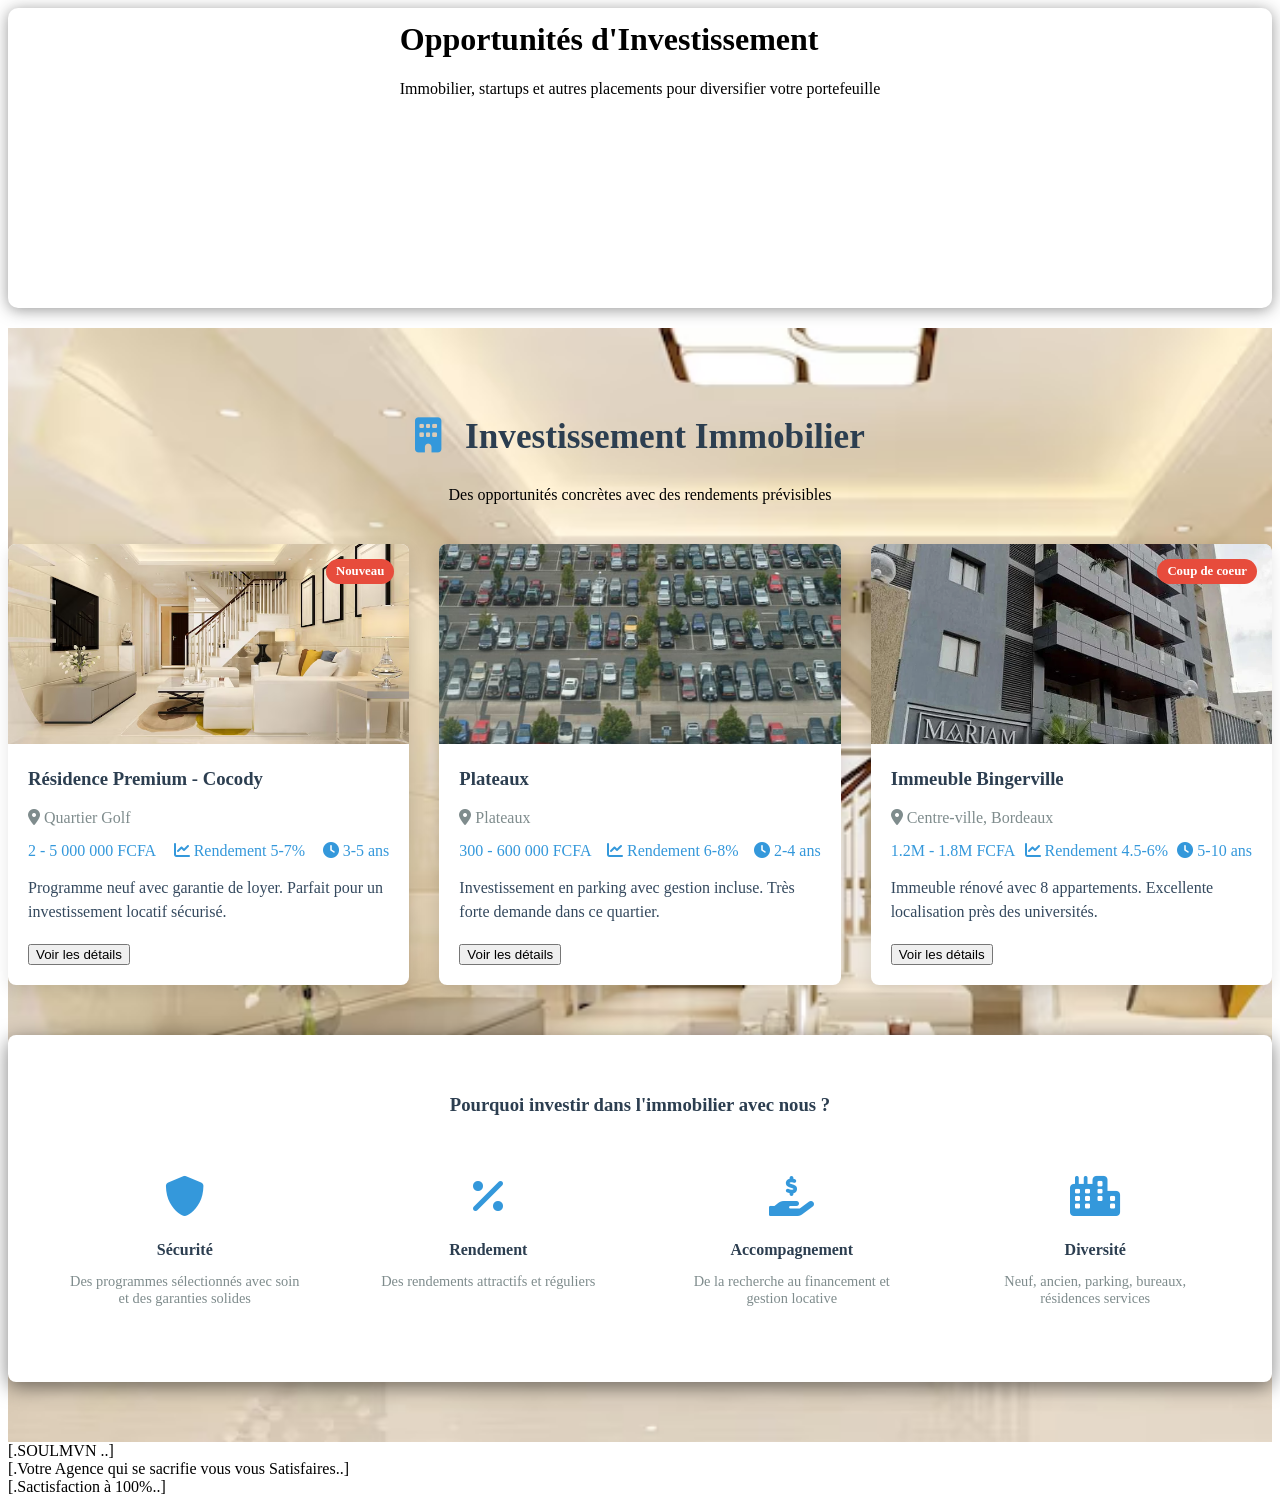
<file: pagedescription/decouvrir.html>
<!DOCTYPE html>
<html lang="fr">
<head>
    <meta charset="UTF-8">
    <meta name="viewport" content="width=device-width, initial-scale=1.0">
    <title>Opportunités d'Investissement Immobilier et Financier</title>
    <link rel="stylesheet" href="decouvrir.css">
    <link href="https://fonts.googleapis.com/css2?family=Montserrat:wght@400;500;700&display=swap" rel="stylesheet">
    <link rel="stylesheet" href="https://cdnjs.cloudflare.com/ajax/libs/font-awesome/6.0.0-beta3/css/all.min.css">
</head>
<body>
    <header>
    <div class="vide"><video src="../vid2.mp4" muted autoplay></video>
        <div class="containers">
        
            <h1>Opportunités d'Investissement</h1>
            <p>Immobilier, startups et autres placements pour diversifier votre portefeuille</p>

          </div>
      </header></div>
   
     
    <!-- Nouvelle section dédiée à l'immobilier -->
    <section class="featured-section" id="immobilier">
        <div class="container">
            <div class="section-header">
                <h2><i class="fas fa-building"></i> Investissement Immobilier</h2>
                <p>Des opportunités concrètes avec des rendements prévisibles</p>
            </div>
            
            <div class="real-estate-grid">
                <div class="real-estate-card">
                    <div class="property-badge">Nouveau</div>
                    <img src="../int.avif" alt="Résidence Premium">
                    <div class="real-estate-content">
                        <h3>Résidence Premium - Cocody</h3>
                        <p class="location"><i class="fas fa-map-marker-alt"></i> Quartier Golf</p>
                        <div class="details">
                            <span>2 - 5 000 000 FCFA</span>
                            <span><i class="fas fa-chart-line"></i> Rendement 5-7%</span>
                            <span><i class="fas fa-clock"></i> 3-5 ans</span>
                        </div>
                        <p class="description">Programme neuf avec garantie de loyer. Parfait pour un investissement locatif sécurisé.</p>
                        <button class="btn">Voir les détails</button>
                    </div>
                </div>
                
                <div class="real-estate-card">
                    <img src="../pak1.jpg" alt="Parkings">
                    <div class="real-estate-content">
                        <h3>Plateaux</h3>
                        <p class="location"><i class="fas fa-map-marker-alt"></i> Plateaux</p>
                        <div class="details">
                            <span>300 - 600 000 FCFA</span>
                            <span><i class="fas fa-chart-line"></i> Rendement 6-8%</span>
                            <span><i class="fas fa-clock"></i> 2-4 ans</span>
                        </div>
                        <p class="description">Investissement en parking avec gestion incluse. Très forte demande dans ce quartier.</p>
                        <button class="btn">Voir les détails</button>
                    </div>
                </div>
                
                <div class="real-estate-card">
                    <div class="property-badge">Coup de coeur</div>
                    <img src="../appar.webp" alt="Immeuble Bordeaux">
                    <div class="real-estate-content">
                        <h3>Immeuble Bingerville</h3>
                        <p class="location"><i class="fas fa-map-marker-alt"></i> Centre-ville, Bordeaux</p>
                        <div class="details">
                            <span>1.2M - 1.8M FCFA</span>
                            <span><i class="fas fa-chart-line"></i> Rendement 4.5-6%</span>
                            <span><i class="fas fa-clock"></i> 5-10 ans</span>
                        </div>
                        <p class="description">Immeuble rénové avec 8 appartements. Excellente localisation près des universités.</p>
                        <button class="btn">Voir les détails</button>
                    </div>
                </div>
            </div>
            
            <div class="real-estate-advantages">
                <h3>Pourquoi investir dans l'immobilier avec nous ?</h3>
                <div class="advantages-grid">
                    <div class="advantage">
                        <i class="fas fa-shield-alt"></i>
                        <h4>Sécurité</h4>
                        <p>Des programmes sélectionnés avec soin et des garanties solides</p>
                    </div>
                    <div class="advantage">
                        <i class="fas fa-percentage"></i>
                        <h4>Rendement</h4>
                        <p>Des rendements attractifs et réguliers</p>
                    </div>
                    <div class="advantage">
                        <i class="fas fa-hand-holding-usd"></i>
                        <h4>Accompagnement</h4>
                        <p>De la recherche au financement et gestion locative</p>
                    </div>
                    <div class="advantage">
                        <i class="fas fa-city"></i>
                        <h4>Diversité</h4>
                        <p>Neuf, ancien, parking, bureaux, résidences services</p>
                    </div>
                </div>
            </div>
        </div>
    </section>

    <!-- Le reste du contenu reste inchangé -->
    <section class="filter-section">
        [.SOULMVN ..]
    </section>

    <section class="opportunities" id="opportunities">
        [.Votre Agence qui se sacrifie vous vous Satisfaires..]
    </section>

    [.Sactisfaction à 100%..]
</body>
</html>
</file>
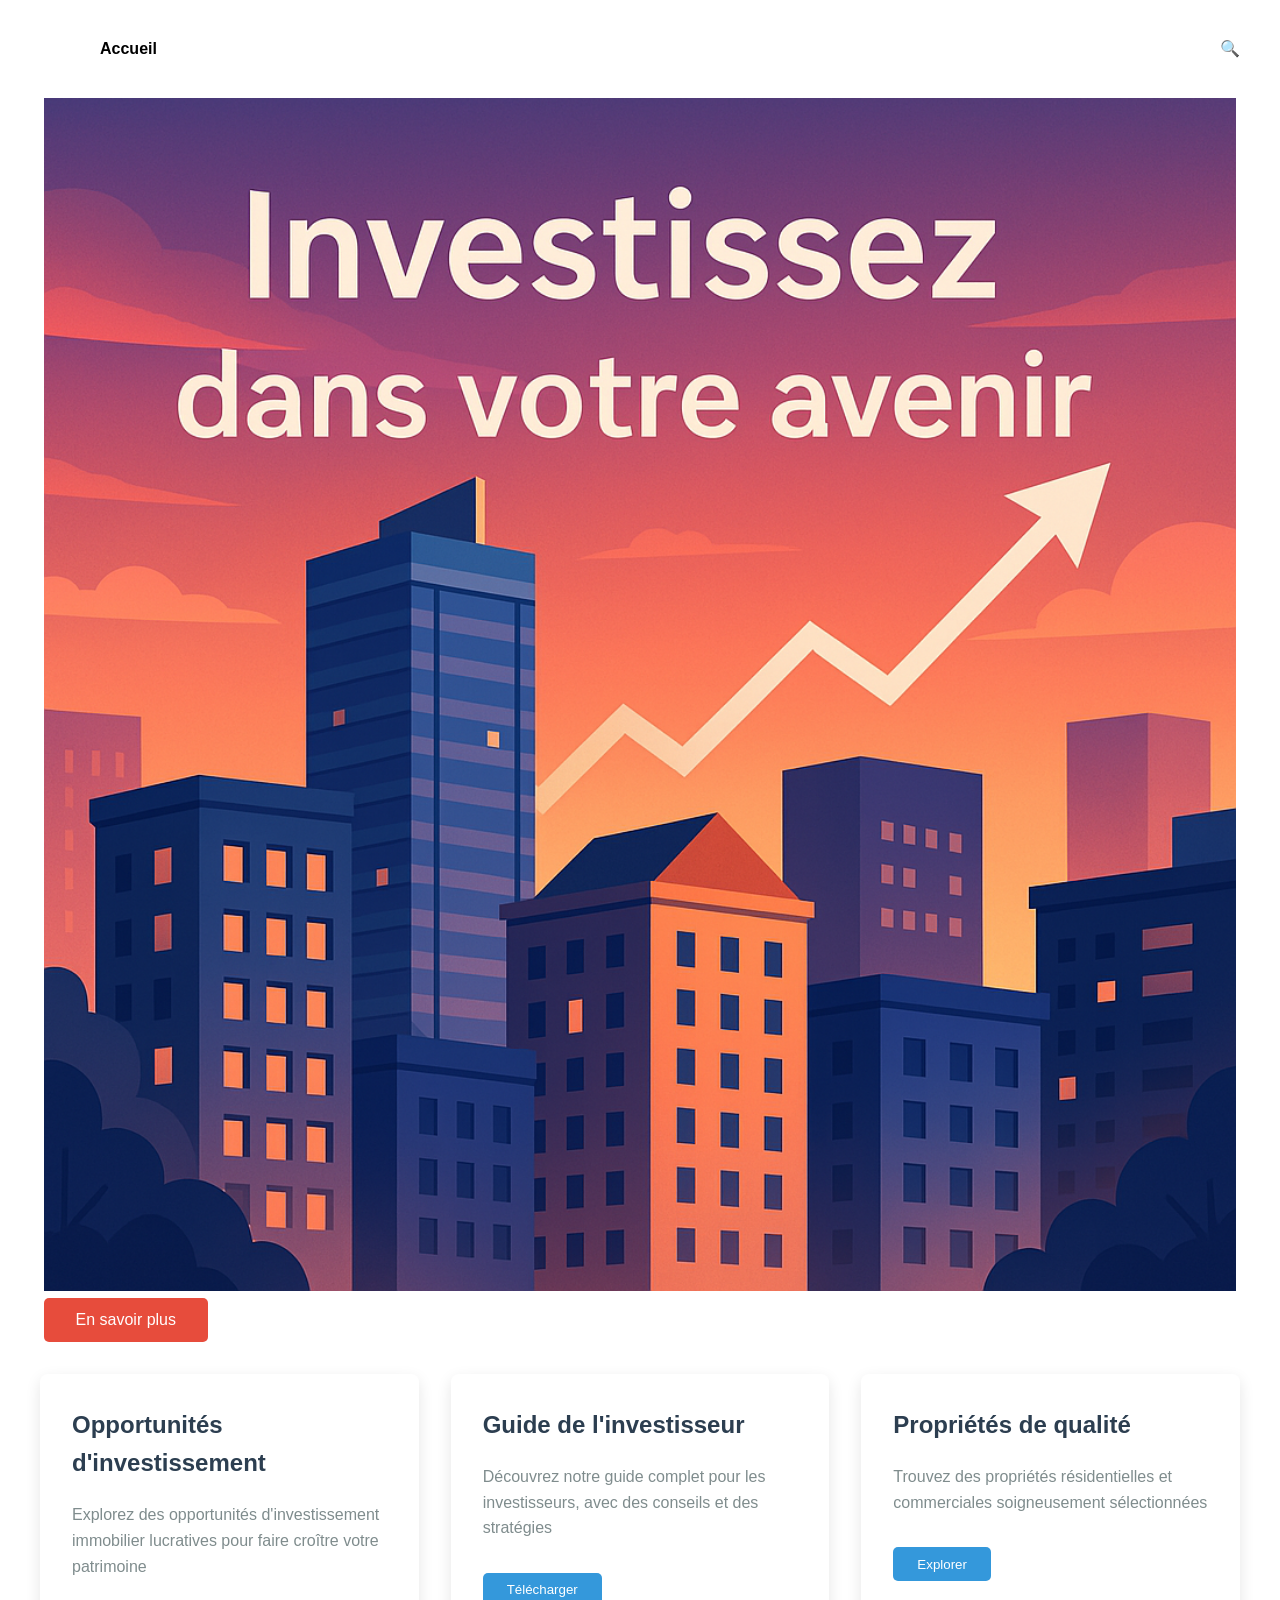
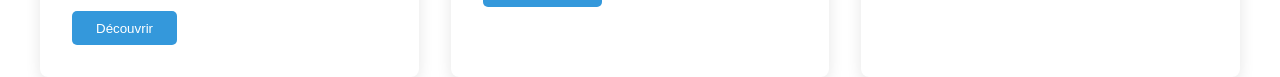
<file: pagedescription/invest.html>
<!DOCTYPE html>
<html lang="fr">
<head>
    <meta charset="UTF-8">
    <meta name="viewport" content="width=device-width, initial-scale=1.0">
    <title>Investissez dans votre avenir</title>
    <link rel="stylesheet" href="invest.css">
</head>
<body>
    <header class="hero">
        <nav class="navbar">
            <ul>
              <li><a href="#accueil">Accueil</a></li>
              
            </ul>
            <div class="search-icon">🔍</div>
          </nav>
        
    </header>

    <main class="features">
        <section id="headd" >
        <img src="../ChatGPT Image 6 avr. 2025, 11_29_48.png" alt="">
        <button id="learnMoreBtn" class="cta-button">En savoir plus</button>
    </section>
        <section class="feature-card" id="investmentOpportunities">
            <h2>Opportunités d'investissement</h2>
            <p>Explorez des opportunités d'investissement immobilier lucratives pour faire croître votre patrimoine</p>
            <button class="feature-btn" id="decouvrir">Découvrir</button>
        </section>

        <section class="feature-card" id="investorGuide">
            <h2>Guide de l'investisseur</h2>
            <p>Découvrez notre guide complet pour les investisseurs, avec des conseils et des stratégies</p>
            <button class="feature-btn" id="file">Télécharger</button>
        </section>

        <section class="feature-card" id="qualityProperties">
            <h2>Propriétés de qualité</h2>
            <p>Trouvez des propriétés résidentielles et commerciales soigneusement sélectionnées</p>
            <button class="feature-btn" id="explorer">Explorer</button>
        </section>
    </main>

    <div id="modal" class="modal">
        <div class="modal-content">
            <span class="close">&times;</span>
            <h2>En savoir plus sur nos services</h2>
            <p>Remplissez le formulaire ci-dessous pour recevoir plus d'informations sur nos opportunités d'investissement.</p>
            <form id="contactForm">
                <input type="text" placeholder="Votre nom" required>
                <input type="email" placeholder="Votre email" required>
                <button type="submit">Envoyer</button>
            </form>
        </div>
    </div>

    <script src="invest.js"></script>
</body>
</html>
</file>
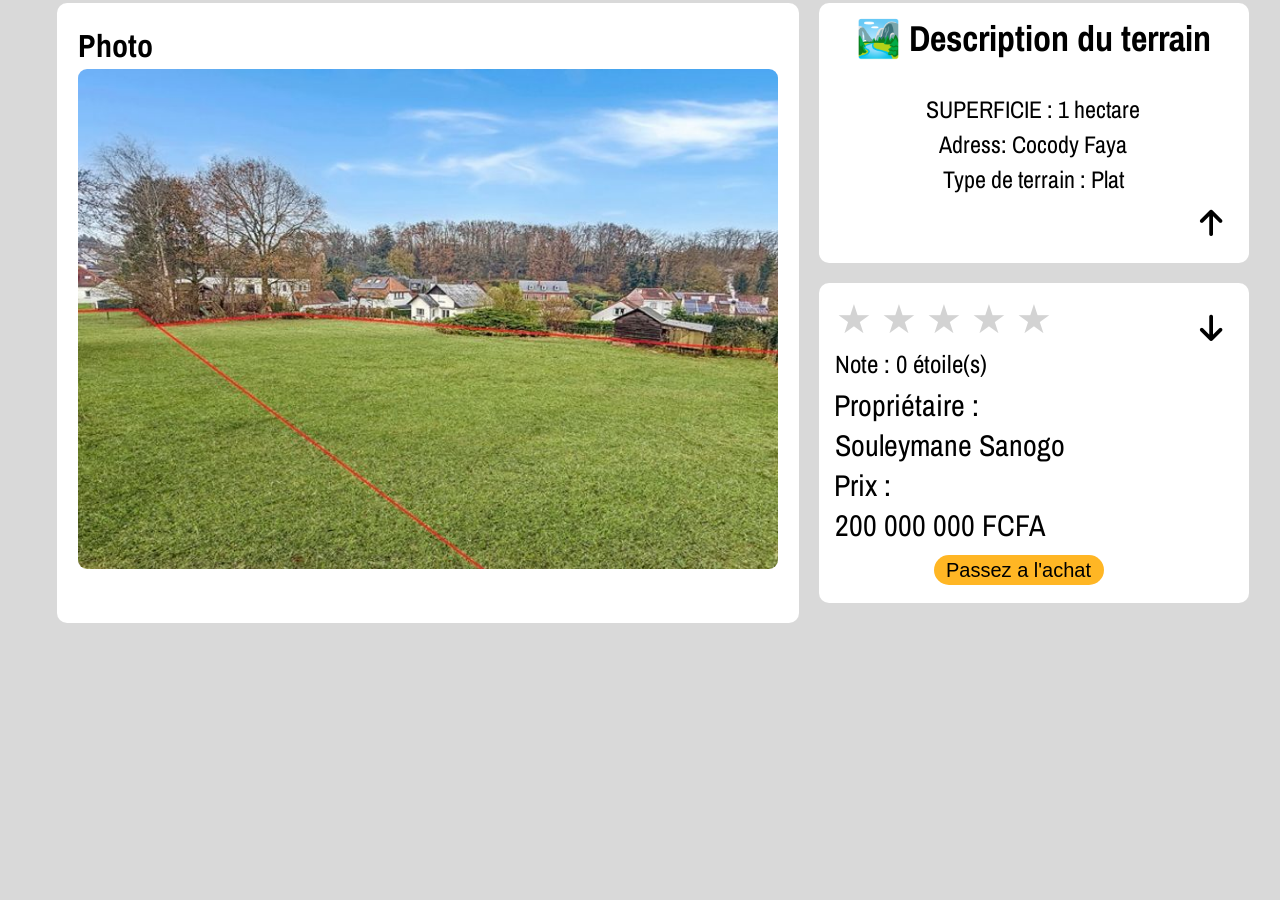
<file: pagedescription/pageVente.html>
<!DOCTYPE html>
<html lang="en">
<head>
    <meta charset="UTF-8">
    <meta name="viewport" content="width=device-width, initial-scale=1.0">
    <title>page</title>
    <link rel="stylesheet" href="pageVente.css">
    <link rel="preconnect" href="https://fonts.googleapis.com">
<link rel="preconnect" href="https://fonts.gstatic.com" crossorigin>
<link href="https://fonts.googleapis.com/css2?family=Alata&family=Archivo+Narrow:ital,wght@0,400..700;1,400..700&display=swap" rel="stylesheet">
<link rel="stylesheet" href="https://cdnjs.cloudflare.com/ajax/libs/font-awesome/6.7.2/css/all.min.css" integrity="sha512-Evv84Mr4kqVGRNSgIGL/F/aIDqQb7xQ2vcrdIwxfjThSH8CSR7PBEakCr51Ck+w+/U6swU2Im1vVX0SVk9ABhg==" crossorigin="anonymous" referrerpolicy="no-referrer" />
</head>
<body>
 
   <div class="container">
    <div class="image">
        <h1>Photo</h1>
        <img id="terrainImage" src="../ter1.jpg" alt="">
        
    </div>
    <div class="des">
      <p>
        <h2>🏞️ Description du terrain</h2><br>
        SUPERFICIE : <span id="superficie">1 hectare</span><br>
        Adress: <span id="adresse">Cocody Faya</span><br>
        Type de terrain : <span id="type">Plat</span>
      </p>
    </div>
    <div class="note">
      <div class="star-rating" id="starRating">
        <span class="star" data-value="1">★</span>
        <span class="star" data-value="2">★</span>
        <span class="star" data-value="3">★</span>
        <span class="star" data-value="4">★</span>
        <span class="star" data-value="5">★</span>
      </div>
      
      <p id="noteValue">Note : 0 étoile(s)</p>
       Propriétaire : <br>
       <span id="proprio">Souleymane Sanogo</span><br>
      Prix : <br>
      <span id="prix">200 000 000 FCFA</span><br>
       <input type="submit" value="Passez a l'achat">
      
    </div>
    <i class="fa-solid fa-arrow-up" id="haut"></i>
    <i class="fa-solid fa-arrow-down" id="bas"></i>
  </div>  
  <script src="pageVente.js"></script>
</body>
</html>
</file>
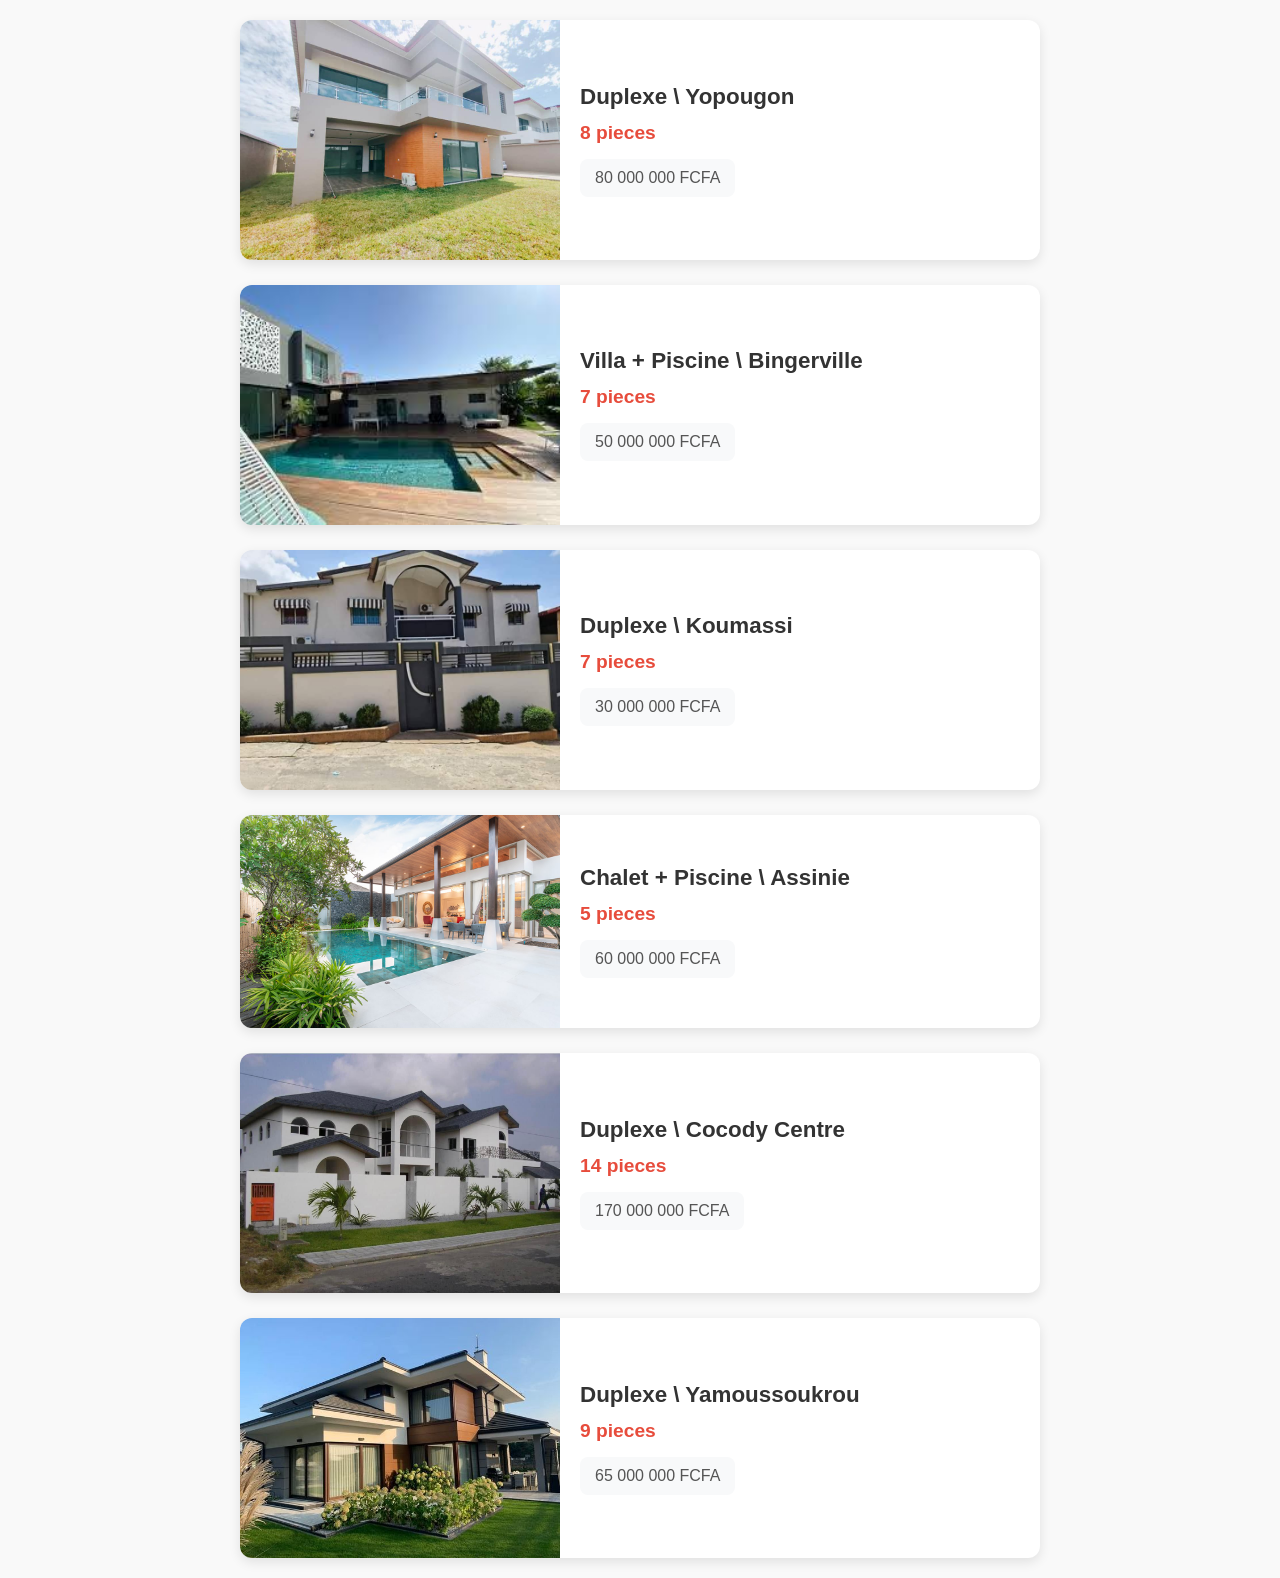
<file: pagedescription/vente1.html>
<!DOCTYPE html>
<html lang="fr">
<head>
    <meta charset="UTF-8">
    <meta name="viewport" content="width=device-width, initial-scale=1.0">
    <title>Vente</title>
    <link rel="stylesheet" href="vente1.css">
</head>
<body>
    <div class="products-container">
        <div class="product-card">
            <div class="product-image">
                <!-- Espace pour votre image -->
                <img src="../vente.jpg" alt="Vente" class="product-img">
            </div>
            <div class="product-info">
                <h2 class="product-name">Duplexe \ Yopougon</h2>
                <p class="product-price">8 pieces </p>
                <div class="quantity-selector">
                    <span>80 000 000 FCFA</span>
                </div>
            </div>
        </div>

        <div class="product-card">
            <div class="product-image">
                <!-- Espace pour votre image -->
                <img src="../vente1.jpeg" alt="Vente" class="product-img">
            </div>
            <div class="product-info">
                <h2 class="product-name">Villa + Piscine \ Bingerville</h2>
                <p class="product-price">7 pieces</p>
                <div class="quantity-selector">
                    <span>50 000 000 FCFA</span>
                </div>
            </div>
        </div>

        <div class="product-card">
            <div class="product-image">
                <!-- Espace pour votre image -->
                <img src="../vente2.jpg" alt="Vente" class="product-img">
            </div>
            <div class="product-info">
                <h2 class="product-name">Duplexe \ Koumassi</h2>
                <p class="product-price">7 pieces</p>
                <div class="quantity-selector">
                    <span>30 000 000 FCFA</span>
                </div>
            </div>
        </div>
        <div class="product-card">
            <div class="product-image">
                <!-- Espace pour votre image -->
                <img src="../vente3.jpg" alt="Vente" class="product-img">
            </div>
            <div class="product-info">
                <h2 class="product-name">Chalet + Piscine \ Assinie</h2>
                <p class="product-price">5 pieces</p>
                <div class="quantity-selector">
                    <span>60 000 000 FCFA</span>
                </div>
            </div>
        </div>

        <div class="product-card">
            <div class="product-image">
                <!-- Espace pour votre image -->
                <img src="../vente4.jpeg" alt="Vente" class="product-img">
            </div>
            <div class="product-info">
                <h2 class="product-name">Duplexe \ Cocody Centre</h2>
                <p class="product-price">14 pieces</p>
                <div class="quantity-selector">
                    <span>170 000 000 FCFA</span>
                </div>
            </div>
        </div>

        <div class="product-card">
            <div class="product-image">
                <!-- Espace pour votre image -->
                <img src="../vente5.jpg" alt="Vente" class="product-img">
            </div>
            <div class="product-info">
                <h2 class="product-name">Duplexe \ Yamoussoukrou</h2>
                <p class="product-price">9 pieces</p>
                <div class="quantity-selector">
                    <span>65 000 000 FCFA</span>
                </div>
            </div>
        </div>
    </div>

    <script src="vente1.js"></script>
</body>
</html>
</file>
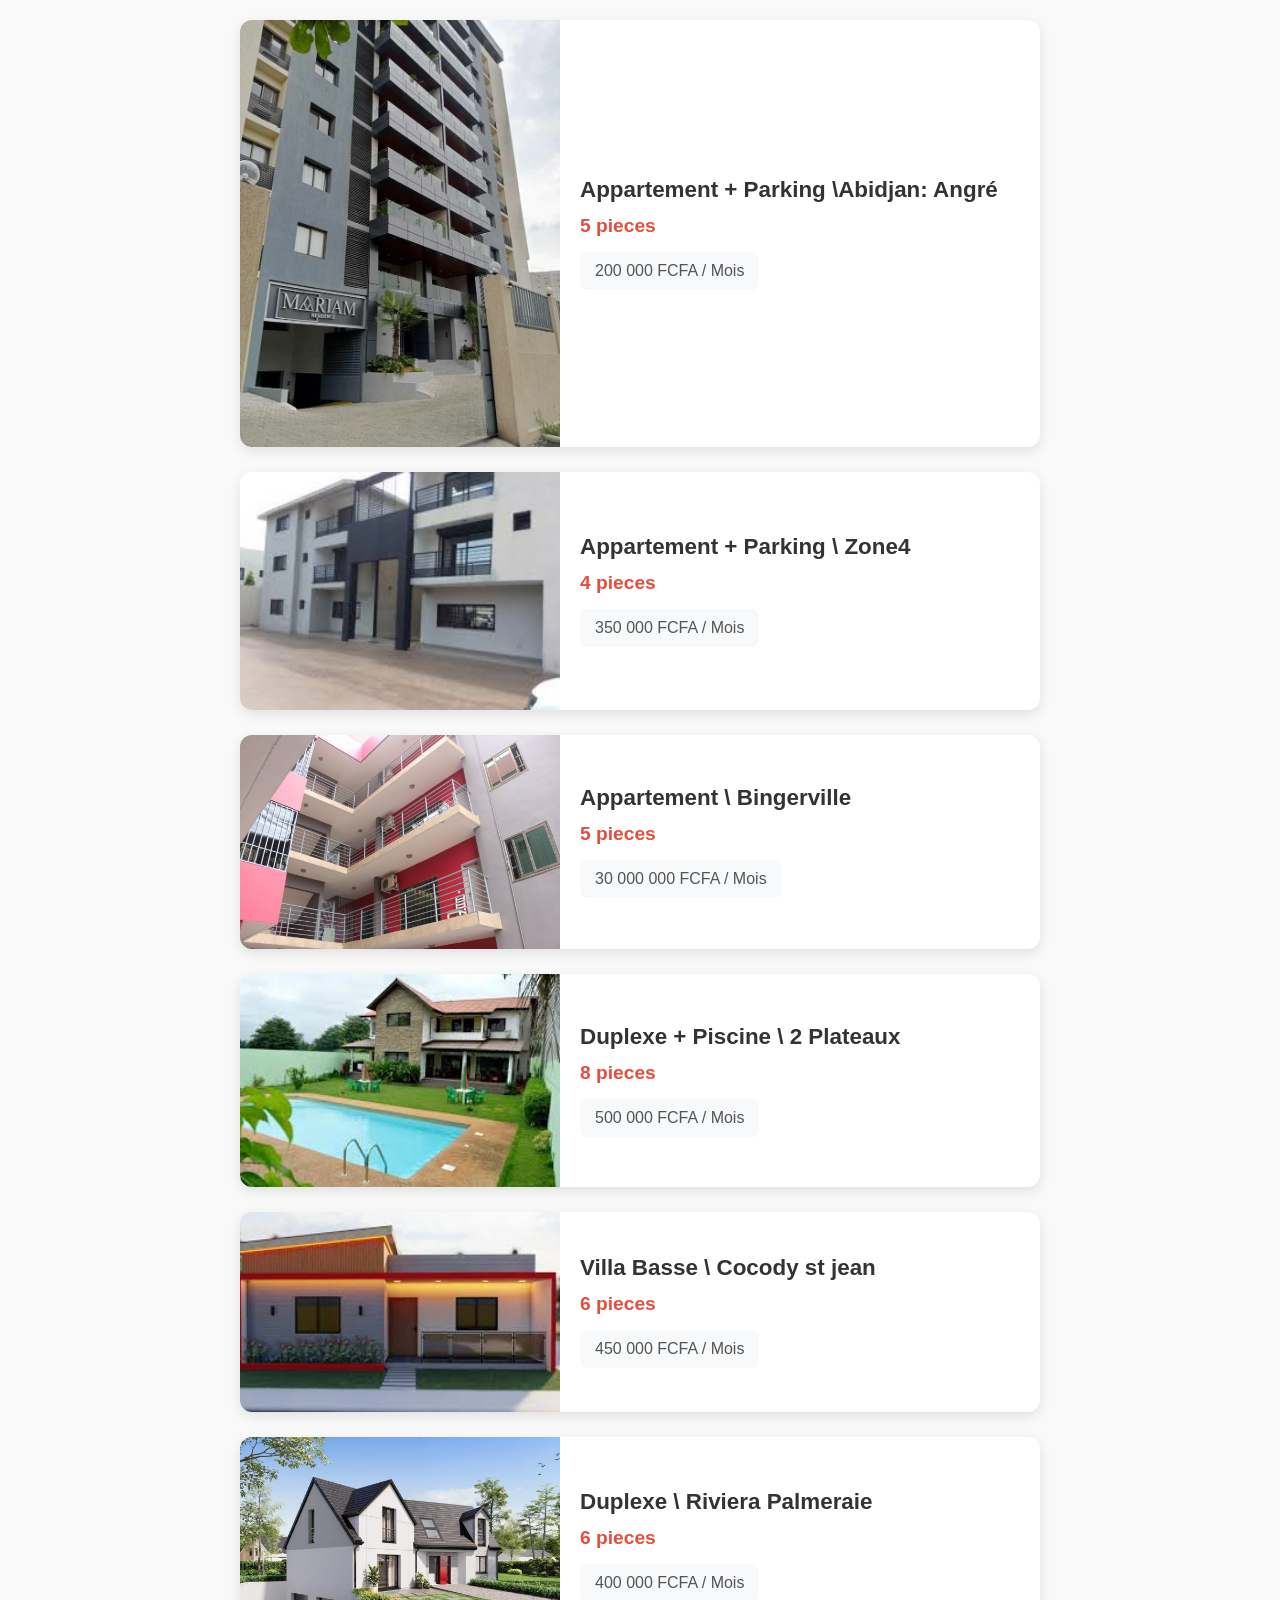
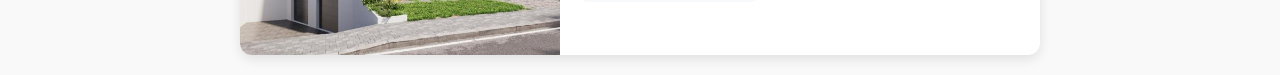
<file: pagedescription/vente2.html>
<!DOCTYPE html>
<html lang="fr">
<head>
    <meta charset="UTF-8">
    <meta name="viewport" content="width=device-width, initial-scale=1.0">
    <title>Vente</title>
    <link rel="stylesheet" href="vente2.css">
</head>
<body>
   
    <div class="products-container">
        <div class="product-card">
            <div class="product-image">
                <!-- Espace pour votre image -->
                <img src="../appar.webp" alt="appart" class="product-img">
            </div>
            <div class="product-info">
                <h2 class="product-name">Appartement + Parking  \Abidjan: Angré</h2>
                <p class="product-price">5 pieces</p>
                <div class="quantity-selector">
                    <span>200 000 FCFA / Mois</span>
                </div>
            </div>
        </div>

        <div class="product-card">
            <div class="product-image">
                <!-- Espace pour votre image -->
                <img src="../appar1.jpeg" alt="appart" class="product-img">
            </div>
            <div class="product-info">
                <h2 class="product-name">Appartement + Parking \ Zone4</h2>
                <p class="product-price">4 pieces</p>
                <div class="quantity-selector">
                    <span>350 000 FCFA / Mois</span>
                </div>
            </div>
        </div>

        <div class="product-card">
            <div class="product-image">
                <!-- Espace pour votre image -->
                <img src="../appar2.jpg" alt="appart" class="product-img">
            </div>
            <div class="product-info">
                <h2 class="product-name">Appartement \ Bingerville</h2>
                <p class="product-price">5 pieces</p>
                <div class="quantity-selector">
                    <span>30 000 000 FCFA / Mois</span>
                </div>
            </div>
        </div>
        <div class="product-card">
            <div class="product-image">
                <!-- Espace pour votre image -->
                <img src="../appar5.jpeg" alt="appart" class="product-img">
            </div>
            <div class="product-info">
                <h2 class="product-name">Duplexe + Piscine \ 2 Plateaux</h2>
                <p class="product-price">8 pieces</p>
                <div class="quantity-selector">
                    <span>500 000 FCFA / Mois</span>
                </div>
            </div>
        </div>

        <div class="product-card">
            <div class="product-image">
                <!-- Espace pour votre image -->
                <img src="../appar6.jpeg" alt="appart" class="product-img">
            </div>
            <div class="product-info">
                <h2 class="product-name">Villa Basse \ Cocody st jean</h2>
                <p class="product-price">6 pieces</p>
                <div class="quantity-selector">
                    <span>450 000 FCFA / Mois</span>
                </div>
            </div>
        </div>

        <div class="product-card">
            <div class="product-image">
                <!-- Espace pour votre image -->
                <img src="../appar7.jpeg" alt="appart" class="product-img">
            </div>
            <div class="product-info">
                <h2 class="product-name">Duplexe \ Riviera Palmeraie</h2>
                <p class="product-price">6 pieces</p>
                <div class="quantity-selector">
                    <span>400 000 FCFA / Mois</span>
                </div>
            </div>
        </div>
    </div>

    <script src="vente2.js"></script>
</body>
</html>
</file>
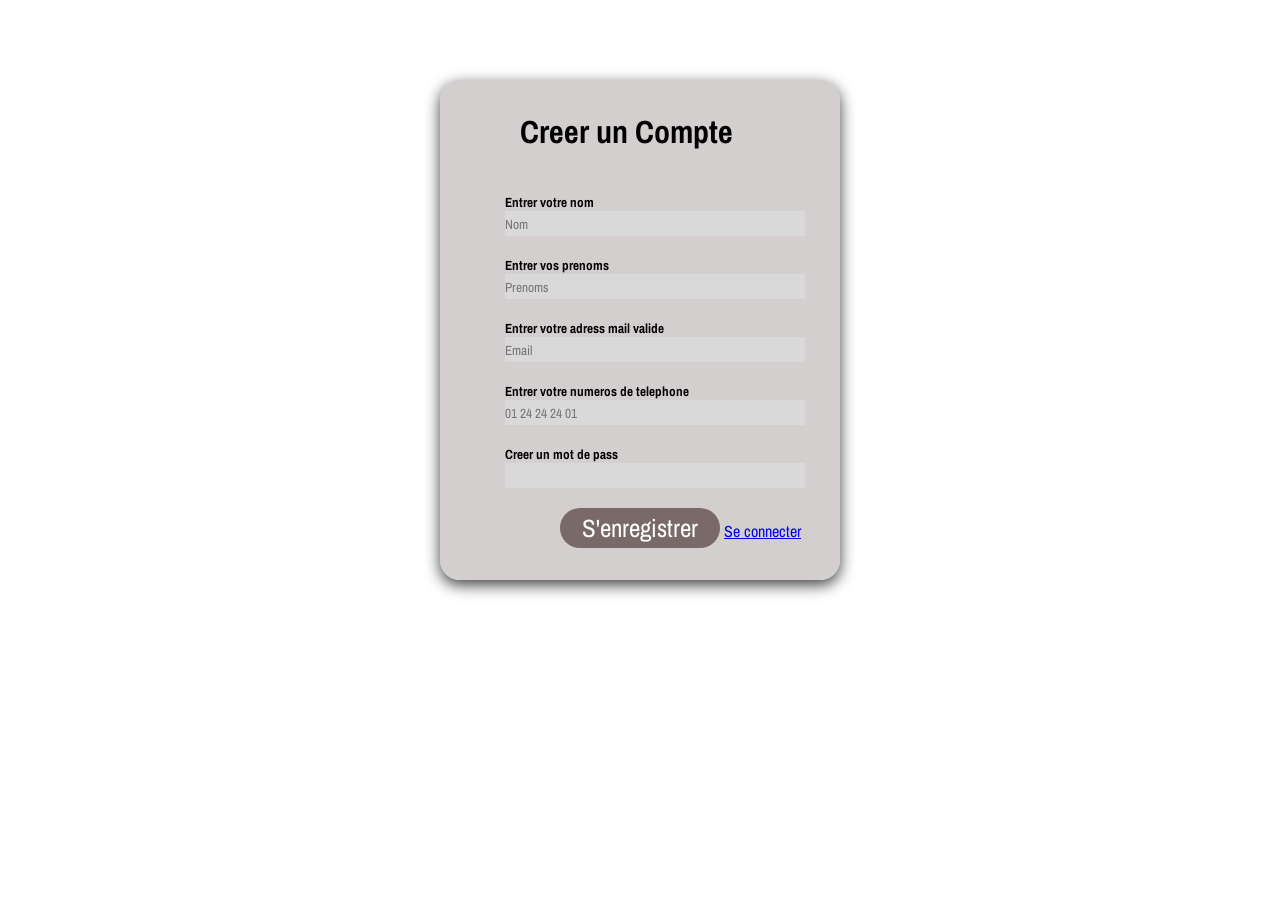
<file: pagesDeConnexion/newCompte.html>
<!DOCTYPE html>
<html lang="en">
<head>
    <meta charset="UTF-8">
    <meta name="viewport" content="width=device-width, initial-scale=1.0">
    <title>newCompte</title>
    <link rel="stylesheet" href="newCompte.css">
    <link rel="preconnect" href="https://fonts.googleapis.com">
<link rel="preconnect" href="https://fonts.gstatic.com" crossorigin>
<link href="https://fonts.googleapis.com/css2?family=Archivo+Narrow:ital,wght@0,400..700;1,400..700&display=swap" rel="stylesheet">
</head>
<body>
    <video src="../vid1.mp4" autoplay muted loop>
    </video>
    <div class="container">
        <form action="" method="post">
            <h1>Creer un Compte</h1>
            
            <label for="name" class="nom">
                <h5>Entrer votre nom</h5>
                <input type="text" placeholder="Nom" minlength="2" maxlength="15" required pattern="^[A-Za-zÀ-ÿ\s]{4,15}$" title="Seuls les lettres sont autorisés (pas de symboles)">
            </label>
            <label for="prenom" class="prenom">
                <h5>Entrer vos prenoms</h5>
                <input type="text" placeholder="Prenoms" minlength="4" maxlength="30"  required>
                </label>
                <label for="email" class="email">
                    <h5>Entrer votre adress mail valide</h5>
                    <input type="email" placeholder="Email"required>
                </label>
                <label for="num" class="num">
                    <h5>Entrer votre numeros de telephone</h5>
                    <input type="text" pattern="\d+" minlength="10" maxlength="10" placeholder="01 24 24 24 01" required title="Veillez entrer des chiffre uniquement">
                </label>

                <label for="password" class="passw">
                    <h5>Creer un mot de pass</h5>
                    <input type="text" minlength="6" maxlength="12" required>
                </label>
                
                <label for="s'enregistrer" class="enregistrer">
                    <br>
                    <input type="submit" value="S'enregistrer" id="enr">
                </label>
                <a href="../pagesDeConnexion/pageConnexion.html">Se connecter</a>
        </form>
        
        </div>
    </div>

    <div id="customAlert" class="alert">
        <p>✅ Compte créé avec succès !</p>
    </div>

    <script src="newCompte.js"></script>
</body>
</html>
</file>
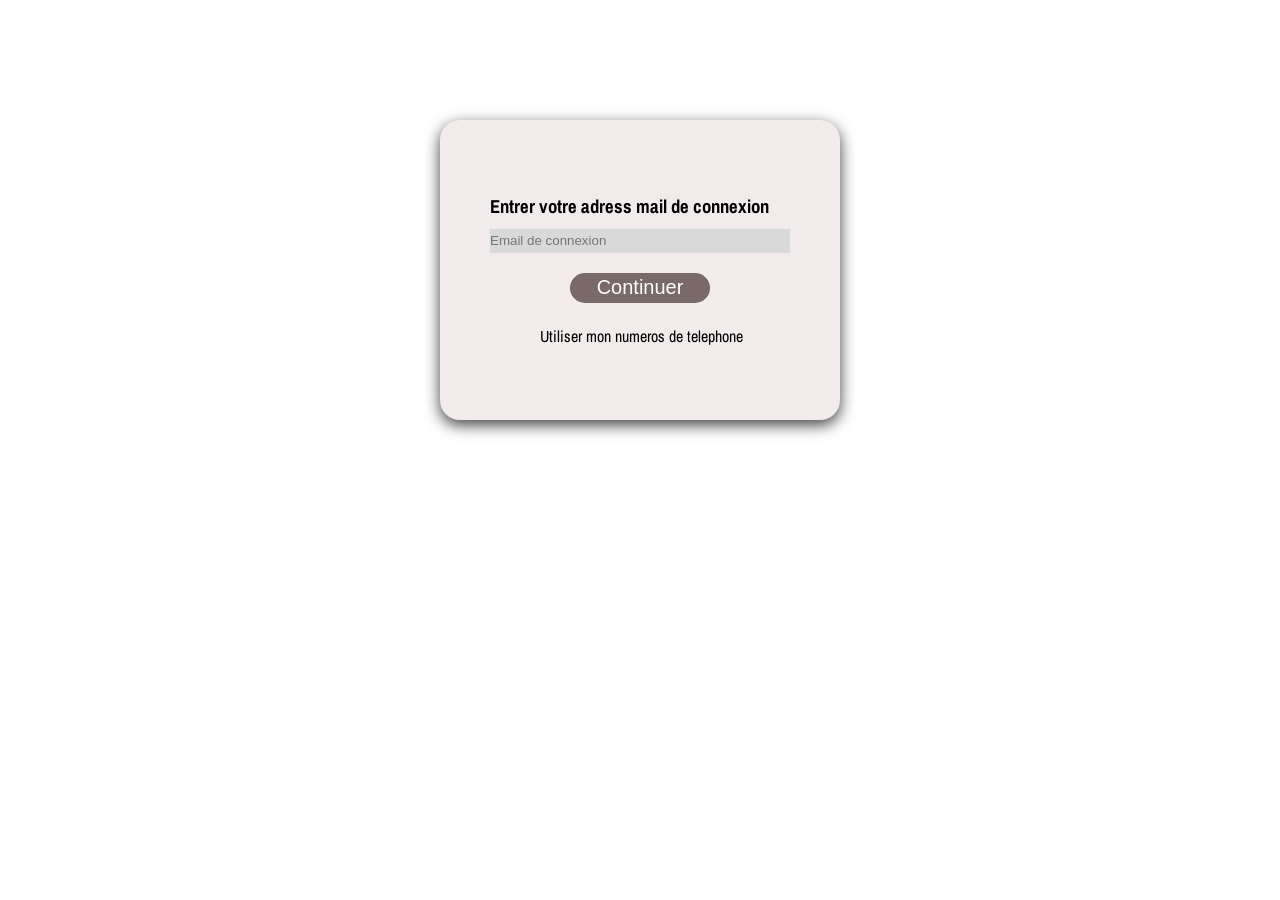
<file: pagesDeConnexion/oublier1.html>
<!DOCTYPE html>
<html lang="en">
<head>
    <meta charset="UTF-8">
    <meta name="viewport" content="width=device-width, initial-scale=1.0">
    <title>Mot de passe oublier</title>
    <link rel="stylesheet" href="oublier1.css">
    <link rel="preconnect" href="https://fonts.googleapis.com">
<link rel="preconnect" href="https://fonts.gstatic.com" crossorigin>
<link href="https://fonts.googleapis.com/css2?family=Archivo+Narrow:ital,wght@0,400..700;1,400..700&display=swap" rel="stylesheet">
</head>
<body>
    <video src="../vid1.mp4" muted loop autoplay></video>
    <div class="container">
        <form action="email" method="post">
            <h3>Entrer votre adress mail de connexion</h3>
            <input type="email" placeholder="Email de connexion" id="mail" required><br>
            <input type="submit" value="Continuer" id="envo"><br><br>
            <a href="oublier2.html">Utiliser mon numeros de telephone</a>
        </form>
    </div>
</body>
</html>
</file>
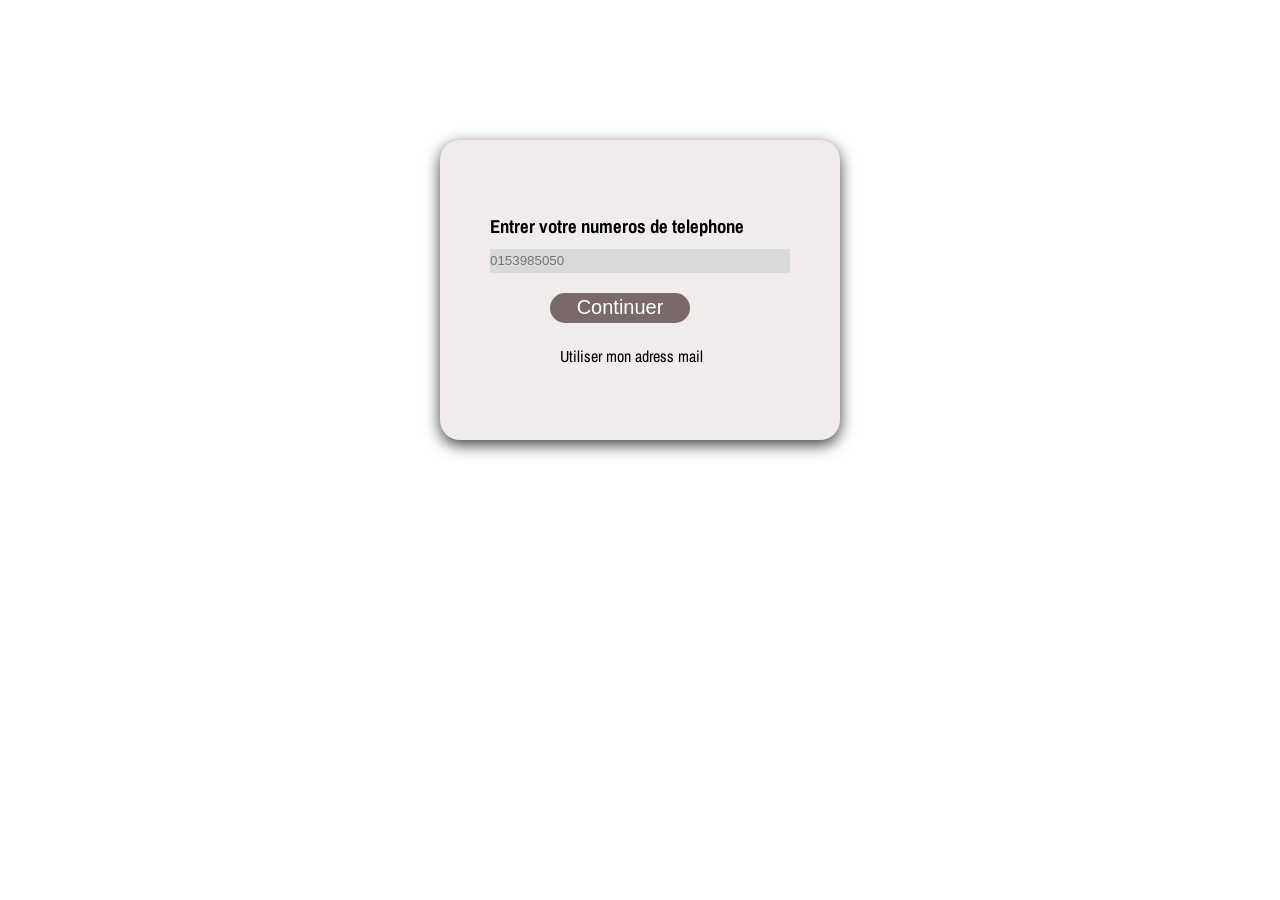
<file: pagesDeConnexion/oublier2.html>
<!DOCTYPE html>
<html lang="en">
<head>
    <meta charset="UTF-8">
    <meta name="viewport" content="width=device-width, initial-scale=1.0">
    <title>Mot de passe oublier</title>
    <link rel="stylesheet" href="oublier2.css">
    <link rel="preconnect" href="https://fonts.googleapis.com">
<link rel="preconnect" href="https://fonts.gstatic.com" crossorigin>
<link href="https://fonts.googleapis.com/css2?family=Archivo+Narrow:ital,wght@0,400..700;1,400..700&display=swap" rel="stylesheet">
</head>
<body>
    <video src="../vid1.mp4" autoplay muted loop id="video">
        <source src="../vid1.mp4" type="video/mp4">
    </video>
    <div class="container">
        <form action="num" method="post">
            <h3>Entrer votre numeros de telephone</h3>
            <input type="text" pattern="\d+" minlength="10"  maxlength="10" placeholder="0153985050" id="num" required><br>
            <input type="submit" value="Continuer" id="envo"><br><br>
            <a href="oublier1.html">Utiliser mon adress mail</a>
        </form>
    </div>
</body>
</html>
</file>
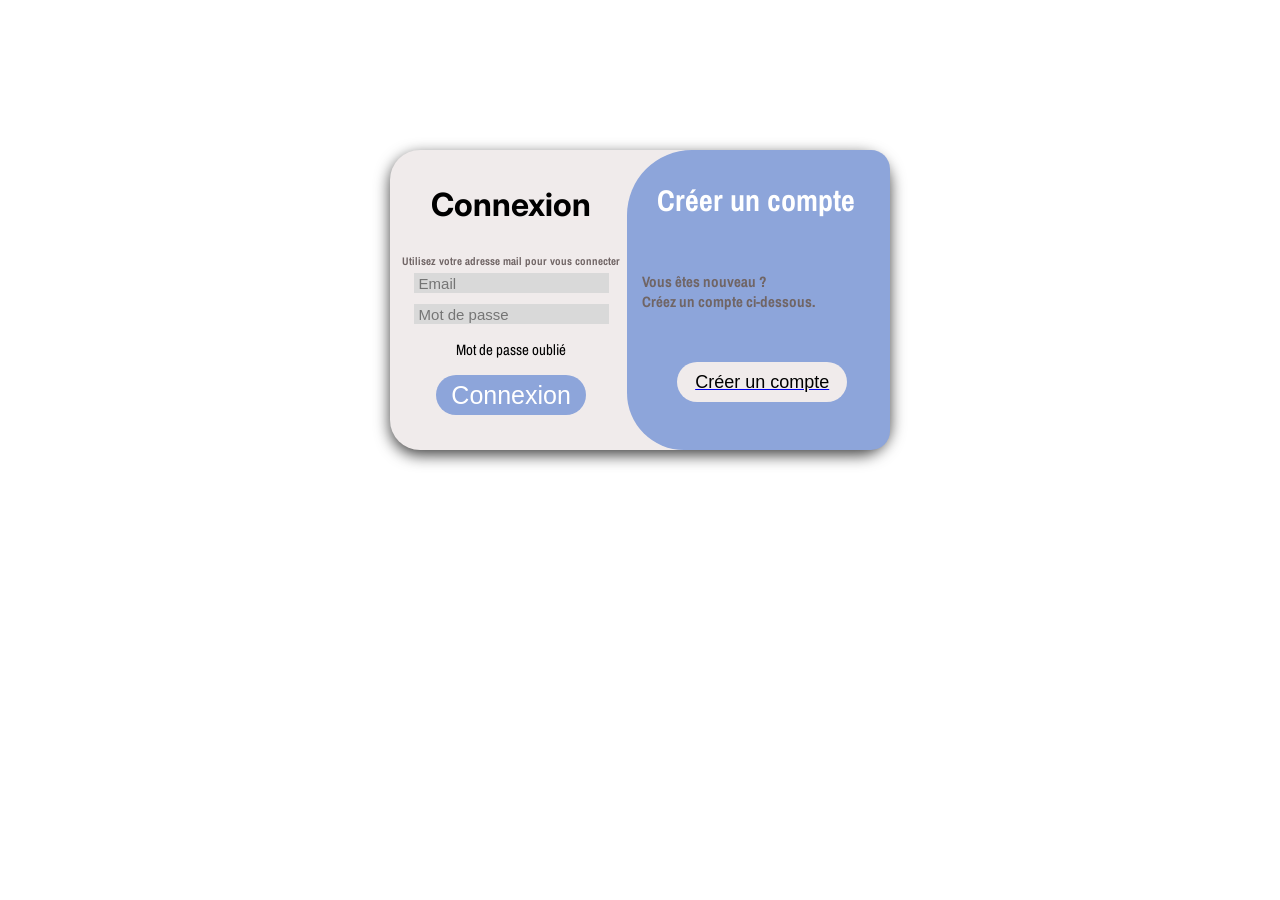
<file: pagesDeConnexion/pageConnexion.html>
<!DOCTYPE html>
<html lang="en">
<head>
    <meta charset="UTF-8">
    <meta name="viewport" content="width=device-width, initial-scale=1.0">
    <title>Page de connexion</title>
    <link rel="stylesheet" href="pageConnexion.css">
    <link rel="preconnect" href="https://fonts.googleapis.com">
    <link rel="preconnect" href="https://fonts.gstatic.com" crossorigin>
    <link href="https://fonts.googleapis.com/css2?family=Inter:ital,opsz,wght@0,14..32,100..900;1,14..32,100..900&display=swap" rel="stylesheet">
    <link rel="preconnect" href="https://fonts.googleapis.com">
<link rel="preconnect" href="https://fonts.gstatic.com" crossorigin>
<link href="https://fonts.googleapis.com/css2?family=Archivo+Narrow:ital,wght@0,400..700;1,400..700&display=swap" rel="stylesheet">
</head>
<body>
    <video src="../vid1.mp4" muted loop autoplay></video>
    <div class="container">
        <div class="connexion">
            <h1>Connexion</h1>
            <form class="formulaire">
                <h6>Utilisez votre adresse mail pour vous connecter</h6>
                <input type="email" id="email" placeholder="Email" class="maill" required>
                <input type="password" id="password" placeholder="Mot de passe" minlength="6" maxlength="12" class="pass" required>
                <a href="oublier1.html" id="aa">Mot de passe oublié</a>
                <input type="submit" value="Connexion" id="connec">
            </form>
        </div>
        <!-- Remplacer le formulaire entier par un simple lien stylisé comme un bouton -->
<div class="inscription">
    <h1>Créer un compte</h1><br>
    <h3>Vous êtes nouveau ? <br>Créez un compte ci-dessous.</h3>
    <a href="newCompte.html">
        <input type="button" value="Créer un compte" id="creat">
    </a>
</div>

    </div>


    <script src="pageConnexion.js"></script>
</body>
</html>
</file>
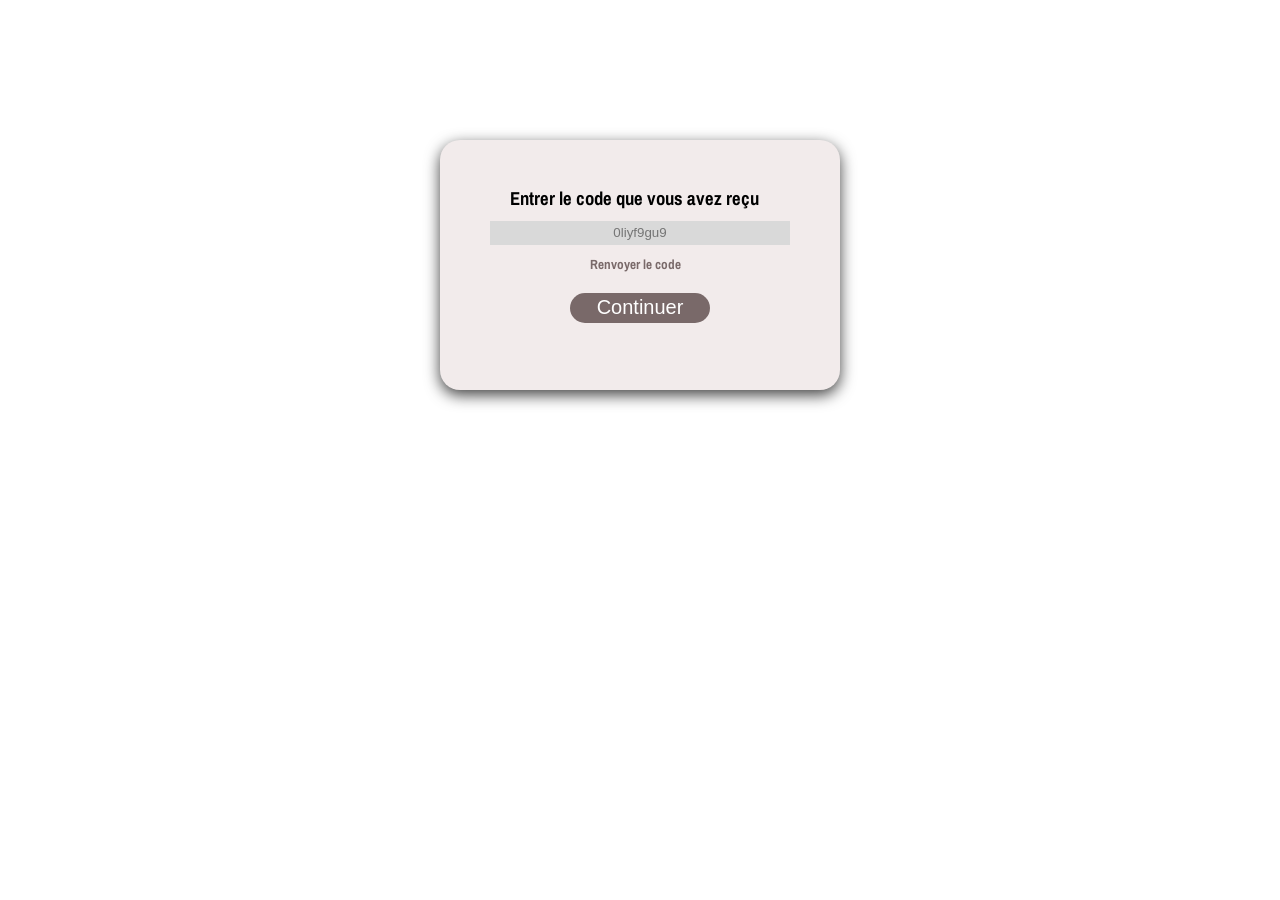
<file: pagesDeConnexion/verif.html>
<!DOCTYPE html>
<html lang="en">
<head>
    <meta charset="UTF-8">
    <meta name="viewport" content="width=device-width, initial-scale=1.0">
    <title>Mot de passe oublier</title>
    <link rel="stylesheet" href="verif.css">
    <link rel="preconnect" href="https://fonts.googleapis.com">
<link rel="preconnect" href="https://fonts.gstatic.com" crossorigin>
<link href="https://fonts.googleapis.com/css2?family=Archivo+Narrow:ital,wght@0,400..700;1,400..700&display=swap" rel="stylesheet">
</head>
<body>
    <video src="../vid1.mp4" autoplay muted loop id="video">
        <source src="../vid1.mp4" type="video/mp4">
    </video>
    <div class="container">
        <form action="num" method="post">
            <h3>Entrer le code que vous avez reçu</h3>
            <input type="text"  minlength="6"  maxlength="6" placeholder="0liyf9gu9" id="num" required><br>
            <h5>Renvoyer le code</h5>
            <input type="submit" value="Continuer" id="envo"><br><br>
        </form>
    </div>
</body>
</html>
</file>
<file: pagedescription/decouvrir.css>
/* Styles pour la section immobilier */
.featured-section {
    padding: 60px 0;
    background-color: #f9f9f9;
}

.section-header {
    text-align: center;
    margin-bottom: 40px;
}

.section-header h2 {
    font-size: 2.2rem;
    color: #2c3e50;
}

.section-header h2 i {
    margin-right: 15px;
    color: #3498db;
}

.real-estate-grid {
    display: grid;
    grid-template-columns: repeat(auto-fill, minmax(350px, 1fr));
    gap: 30px;
    margin-bottom: 50px;
}

.real-estate-card {
    background: white;
    border-radius: 8px;
    overflow: hidden;
    box-shadow: 0 5px 15px rgba(0,0,0,0.1);
    position: relative;
    transition: transform 0.3s ease;
}

.real-estate-card:hover {
    transform: translateY(-8px);
}

.property-badge {
    position: absolute;
    top: 15px;
    right: 15px;
    background: #e74c3c;
    color: white;
    padding: 5px 10px;
    border-radius: 20px;
    font-size: 0.8rem;
    font-weight: bold;
    z-index: 1;
}

.real-estate-card img {
    width: 100%;
    height: 200px;
    object-fit: cover;
}

.real-estate-content {
    padding: 20px;
}

.real-estate-content h3 {
    margin-top: 0;
    color: #2c3e50;
}

.location {
    color: #7f8c8d;
    margin: 10px 0;
}

.details {
    display: flex;
    justify-content: space-between;
    margin: 15px 0;
    color: #3498db;
    font-weight: 500;
}

.description {
    color: #34495e;
    line-height: 1.5;
    margin-bottom: 20px;
}

.real-estate-advantages {
    background: white;
    padding: 40px;
    border-radius: 8px;
    box-shadow: 0 5px 20px rgba(0,0,1,0.5);
}

.real-estate-advantages h3 {
    text-align: center;
    margin-bottom: 40px;
    color: #2c3e50;
}

.advantages-grid {
    display: grid;
    grid-template-columns: repeat(auto-fit, minmax(200px, 1fr));
    gap: 30px;
}

.advantage {
    text-align: center;
    padding: 20px;
}

.advantage i {
    font-size: 2.5rem;
    color: #3498db;
    margin-bottom: 15px;
}

.advantage h4 {
    margin: 10px 0;
    color: #2c3e50;
}

.advantage p {
    color: #7f8c8d;
    font-size: 0.9rem;
}

/* Mise en valeur du lien Immobilier dans la navigation */
nav ul li a.highlight {
    color: #3498db;
    font-weight: bold;
}
.featured-section{
    background-image: url(../int.avif);
    background-size:cover;
}

.containers{
    position: absolute;
    top: 0;
}
.vide{
    display: flex;
    justify-content: center;
    margin-bottom: 20px;
}


.vide video{
    position: relative;
    width: 100%;
    height: 300px;
    object-fit: cover;
    z-index: -1;
    opacity: .8;
    box-shadow: 0px 2px 15px rgba(0,0,0,0.5);
    border-radius: 10px;
}
</file>
<file: pagedescription/invest.css>
/* Base styles */
body {
    font-family: 'Arial', sans-serif;
    margin: 0;
    padding: 0;
    color: #333;
    line-height: 1.6;
}

.navbar {
    background: white;
    display: flex;
    justify-content: space-between;
    padding: 20px 40px;
    align-items: center;
    position: sticky;
    top: 0;
    z-index: 1000;
  }
  
  .navbar ul {
    display: flex;
    list-style: none;
  }
  
  .navbar li {
    margin: 0 20px;
  }

  .navbar a:hover {
    color: #2980b9;
    
  }
  
  .navbar a {
    text-decoration: none;
    color: black;
    font-weight: bold;
}

.cta-button {
    background-color: #e74c3c;
    color: white;
    border: none;
    padding: 0.8rem 2rem;
    font-size: 1rem;
    border-radius: 5px;
    cursor: pointer;
    transition: all 0.3s ease;
  
}

.cta-button:hover {
    background-color: #c0392b;
    transform: translateY(-3px);
    box-shadow: 0 5px 15px rgba(0, 0, 0, 0.2);
}

/* Features section */
.features img{
    width: 100%;

}





.features {
    display: flex;
    flex-wrap: wrap;
    justify-content: center;
    gap: 2rem;
    padding: 0 1rem;
    max-width: 1200px;
    margin: 0 auto;
}

.feature-card {
    flex: 1;
    min-width: 300px;
    background: white;
    border-radius: 8px;
    box-shadow: 0 5px 15px rgba(0, 0, 0, 0.1);
    padding: 2rem;
    transition: transform 0.3s ease;
}

.feature-card:hover {
    transform: translateY(-10px);
}

.feature-card h2 {
    color: #2c3e50;
    margin-top: 0;
}

.feature-card p {
    color: #7f8c8d;
    margin-bottom: 2rem;
}

.feature-btn {
    background-color: #3498db;
    color: white;
    border: none;
    padding: 0.6rem 1.5rem;
    border-radius: 5px;
    cursor: pointer;
    transition: background-color 0.3s ease;
}

.feature-btn:hover {
    background-color: #2980b9;
}

/* Modal styles */
.modal {
    display: none;
    position: fixed;
    z-index: 1;
    left: 0;
    top: 0;
    width: 100%;
    height: 100%;
    overflow: auto;
    background-color: rgba(0,0,0,0.4);
}

.modal-content {
    background-color: #fefefe;
    margin: 15% auto;
    padding: 2rem;
    border: 1px solid #888;
    width: 80%;
    max-width: 500px;
    border-radius: 8px;
    position: relative;
}

.close {
    color: #aaa;
    float: right;
    font-size: 28px;
    font-weight: bold;
    cursor: pointer;
}

.close:hover {
    color: black;
}

.modal-content form {
    display: flex;
    flex-direction: column;
    gap: 1rem;
}

.modal-content input {
    padding: 0.8rem;
    border: 1px solid #ddd;
    border-radius: 4px;
}

.modal-content button[type="submit"] {
    background-color: #2ecc71;
    color: white;
    border: none;
    padding: 0.8rem;
    border-radius: 4px;
    cursor: pointer;
}

.modal-content button[type="submit"]:hover {
    background-color: #27ae60;
}

/* Responsive adjustments */
@media (max-width: 768px) {
    .features {
        flex-direction: column;
        align-items: center;
    }
    
    .feature-card {
        width: 100%;
    }
}
</file>
<file: pagedescription/pageVente.css>
*{
    margin: 0;
    padding: 1px;
}

body{
background-color: #d9d9d9;
font-family: "Archivo Narrow", sans-serif;
  font-optical-sizing: auto;
  font-style: normal;
}

.container{
    
    display: flex;
    justify-content: center;
    gap: 20px;
}
.container img{
    width: 700px;
    height: 500px;
    border-radius: 10px;   
}

.image{
    padding: 20px;
    height: 580px;
    background-color: #ffffff;
    border-radius: 10px;
}

.des{
    font-size: 24px;
    text-align: center;
    line-height: 35px;
    padding: 15px;
    width: 400px;
    height: 230px;
    background-color:#ffffff;
    border-radius: 10px;
}

.note{
    margin-top: 280px;
    margin-left: -450px;
    line-height: 35px;
    padding: 15px;
    width: 400px;
    height: 290px;
    background-color:#ffffff;
    border-radius: 10px;
    line-height: 40px;
    font-size: 30px;
}
.star {
    font-size: 40px;
    color: lightgray;
    cursor: pointer;
    transition: color 0.2s;
  }
  
  .star.active {
    color: gold;
  }

  #noteValue{
    font-size: 25px;
}
  
.note input{
    width: 170px;
    height: 30px;
    display: flex;
    justify-content: center;
    align-items: center;
    text-align: center;
    font-size: 20px;
    border-radius: 20px;
    border: none;
    background-color: #ffb624;
    margin-top: 10px;
    margin-left: 100px;
    cursor: pointer;
}

.note input:hover{
    width: 172px;
    height: 32px;
    background-color: #ffe312;
    border-radius: 8px;
}

#haut{
    margin-top:-180px ;
    margin-left: -70px;
    display: flex;
    justify-content: center;
    align-items: center;
    position: relative;
    font-size: 30px;
    border-radius: 30px;
    font-weight: bold;
}



#bas{
    margin-top: 30px;
    margin-left: -45px;
    display: flex;
    justify-content: center;
    align-items: center;
    position: relative;
    font-size: 30px;
    font-weight: bold;
}
#terrainImage {
    transition: opacity 0.3s ease-in-out;
  }
</file>
<file: pagedescription/vente1.css>
/* Reset de base */
* {
    margin: 0;
    padding: 0;
    box-sizing: border-box;
}

body {
    font-family: 'Segoe UI', Tahoma, Geneva, Verdana, sans-serif;
    background-color: #f9f9f9;
    padding: 20px;
}

.products-container {
    display: flex;
    flex-direction: column;
    gap: 25px;
    max-width: 800px;
    margin: 0 auto;
}

.product-card {
    display: flex;
    background: white;
    border-radius: 12px;
    overflow: hidden;
    box-shadow: 0 4px 12px rgba(0,0,0,0.1);
    transition: transform 0.3s ease;
    min-height: 200px;
}

.product-card:hover {
    transform: translateY(-3px);
    box-shadow: 0 6px 16px rgba(0,0,0,0.15);
}

.product-image {
    flex: 0 0 40%;
    background-color: #f1f1f1;
    display: flex;
    align-items: center;
    justify-content: center;
}

.product-img {
    width: 100%;
    height: 100%;
    object-fit: cover;
}

.product-info {
    flex: 1;
    padding: 20px;
    display: flex;
    flex-direction: column;
    justify-content: center;
}

.product-name {
    color: #333;
    margin-bottom: 12px;
    font-size: 1.4rem;
}

.product-price {
    color: #e74c3c;
    font-weight: bold;
    font-size: 1.2rem;
    margin-bottom: 15px;
}

.quantity-selector {
    background-color: #f8f9fa;
    padding: 10px 15px;
    border-radius: 8px;
    display: inline-block;
    align-self: flex-start;
}

.quantity-selector span {
    font-weight: 500;
    color: #555;
}

/* Responsive */
@media (max-width: 600px) {
    .product-card {
        flex-direction: column;
        min-height: auto;
    }
    
    .product-image {
        flex: 0 0 200px;
    }
}
</file>
<file: pagedescription/vente2.css>
/* Reset de base */
* {
    margin: 0;
    padding: 0;
    box-sizing: border-box;
}

body {
    font-family: 'Segoe UI', Tahoma, Geneva, Verdana, sans-serif;
    background-color: #f9f9f9;
    padding: 20px;
}


.products-container {
    display: flex;
    flex-direction: column;
    gap: 25px;
    max-width: 800px;
    margin: 0 auto;
}

.product-card {
    display: flex;
    background: white;
    border-radius: 12px;
    overflow: hidden;
    box-shadow: 0 4px 12px rgba(0,0,0,0.1);
    transition: transform 0.3s ease;
    min-height: 200px;
}

.product-card:hover {
    transform: translateY(-3px);
    box-shadow: 0 6px 16px rgba(0,0,0,0.15);
}

.product-image {
    flex: 0 0 40%;
    background-color: #f1f1f1;
    display: flex;
    align-items: center;
    justify-content: center;
}

.product-img {
    width: 100%;
    height: 100%;
    object-fit: cover;
}

.product-info {
    flex: 1;
    padding: 20px;
    display: flex;
    flex-direction: column;
    justify-content: center;
}

.product-name {
    color: #333;
    margin-bottom: 12px;
    font-size: 1.4rem;
}

.product-price {
    color: #e74c3c;
    font-weight: bold;
    font-size: 1.2rem;
    margin-bottom: 15px;
}

.quantity-selector {
    background-color: #f8f9fa;
    padding: 10px 15px;
    border-radius: 8px;
    display: inline-block;
    align-self: flex-start;
}

.quantity-selector span {
    font-weight: 500;
    color: #555;
}

/* Responsive */
@media (max-width: 600px) {
    .product-card {
        flex-direction: column;
        min-height: auto;
    }
    
    .product-image {
        flex: 0 0 200px;
    }
}
</file>
<file: pagesDeConnexion/newCompte.css>
*{
margin: 0;
padding:0;
}


body{
    display: flex;
    justify-content: center;
    align-items: center;
    flex-direction: column;
    font-family: "Archivo Narrow", sans-serif;
  font-optical-sizing: auto;
  font-style: normal;
}

body video{
    position: fixed;
    top: 0;
    left: 0;
    min-width: 100%;
    min-height: 100%;
    z-index: -1;
    overflow: hidden;
}

.container{
    margin-top:80px;
   width:400px;
    height:500px;
    background-color: rgba(183, 175, 175, 0.6);
    border-radius:20px;
    box-shadow:0px 5px 15px rgba(0, 0, 0, 0.75);

}


.container h1{
    margin-top:30px;
    margin-left:80px;
    font-family: "Archivo Narrow", sans-serif;
  font-optical-sizing: auto;
  font-style: normal;
}

.nom h5{
    margin-top:40px;
    margin-left:65px;
    font-family: "Archivo Narrow", sans-serif;
    font-optical-sizing: auto;
    font-style: normal;
}

.nom input{
    margin-left:65px; 
    border: none;
    width:300px;
    height: 25px;
    background-color: #d9d9d9;
    font-family: "Archivo Narrow", sans-serif;
    font-optical-sizing: auto;
    font-style: normal;
}
.nom input:focus{
    outline: none;
    border: 1px solid #8da5da;
    background-color: white;
}


.prenom h5{
    margin-top:20px;
    margin-left:65px;
    font-family: "Archivo Narrow", sans-serif;
    font-optical-sizing: auto;
    font-style: normal;
}

.prenom input{
    margin-left:65px;
    border: none;
    width:300px;
    height: 25px;
    background-color: #d9d9d9;
    font-family: "Archivo Narrow", sans-serif;
    font-optical-sizing: auto;
    font-style: normal;
}

.prenom input:focus{
    outline: none;
    border: 1px solid #8da5da;
    background-color: white;
}

.email h5{
    margin-top:20px;
    margin-left:65px;
    font-family: "Archivo Narrow", sans-serif;
    font-optical-sizing: auto;
    font-style: normal;
}

.email input{
    margin-left:65px;
    border: none;
    width:300px;
    height: 25px;
    background-color: #d9d9d9;
    font-family: "Archivo Narrow", sans-serif;
    font-optical-sizing: auto;
    font-style: normal;
}

.email input:focus{
    outline: none;
    border: 1px solid #8da5da;
    background-color: white;
}



.num h5{
    margin-top:20px;
    margin-left:65px;
    font-family: "Archivo Narrow", sans-serif;
    font-optical-sizing: auto;
    font-style: normal;
}

.num input{
    margin-left:65px; 
    border: none;
    width:300px;
    height: 25px;
    background-color: #d9d9d9;
    font-family: "Archivo Narrow", sans-serif;
    font-optical-sizing: auto;
    font-style: normal;
}

.num input:focus{
    outline: none;
    border: 1px solid #8da5da;
    background-color: white;
}

.enregistrer input{
    border: none;
    margin-top:20px;
    margin-left:120px;
    background-color: #796969;
    width:160px;
    height: 40px;
    border-radius:30px;
    font-size: 25px;
    color: #fff;
    font-family: "Archivo Narrow", sans-serif;
    font-optical-sizing: auto;
    font-style: normal;
}

.passw h5{

    margin-top:20px;
    margin-left:65px;
}

.passw input{
    margin-left:65px; 
    border: none;
    width:300px;
    height: 25px;
    background-color: #d9d9d9;
    font-family: "Archivo Narrow", sans-serif;
    font-optical-sizing: auto;
    font-style: normal;
}


.passw input:focus{
    outline: none;
    border: 1px solid #8da5da;
    background-color: white; 
}

#enr:hover {
background-color: #8da5da;
}



.alert {
    position: fixed;
    top: 50%;
    left: 50%;
    transform: translate(-50%, -50%);
    background-color: #8da5da;
    color: white;
    padding: 20px 30px;
    border-radius: 15px;
    font-size: 20px;
    box-shadow: 0 0 15px rgba(0, 0, 0, 0.4);
    display: none;
    z-index: 1000;
    animation: fadeInScale 0.4s ease;
    text-align: center;
}

@keyframes fadeInScale {
    from {
        opacity: 0;
        transform: translate(-50%, -50%) scale(0.9);
    }
    to {
        opacity: 1;
        transform: translate(-50%, -50%) scale(1);
    }
}
</file>
<file: pagesDeConnexion/oublier1.css>
*{
    margin:0;
    padding:0;
}

body{
    display: flex;
    justify-content: center;
    align-items: center;
    font-family: "Archivo Narrow", sans-serif;
  font-optical-sizing: auto;
  font-style: normal;
}

body video{
    width: 100vw;
    height: 100vw;
    z-index: -1;
    opacity: 0.7;
    position: fixed;
    object-fit: cover;
}

.container{
    margin-top:120px;
   width:400px;
    height:300px;
    background-color: #f2ebeb;
    border-radius:20px;
    box-shadow:0px 5px 15px rgba(0, 0, 0, 0.75);
    display: flex;
    justify-content:center;
    align-items: center;
}


#mail{
    width: 300px;
    height: 24px;
    border: none;
    background-color: #d9d9d9;
    margin-top:10px;
}

#envo{
    width: 140px;
    height:30px;
    font-size:20px;
    border:none;
    border-radius:30px;
    background-color:#796969;
    color: #FFFF;
    margin-top:20px;
    margin-left:80px;
}

#envo:hover{
    background-color: #8da5da;
}

.container a{
    text-decoration:none;
    margin-left:50px;
    cursor: pointer;
    color: #000000;
}

.container a:hover{
    color:#8da5da;
}
</file>
<file: pagesDeConnexion/oublier2.css>
*{
    margin:0;
    padding:0;
}

body{
    display: flex;
    justify-content: center;
    align-items: center;
    font-family: "Archivo Narrow", sans-serif;
  font-optical-sizing: auto;
  font-style: normal;
}

body video{
    width: 100vw;
    height: 100vw;
    z-index: -1;
    opacity: 0.7;
    position: fixed;
    object-fit: cover;
}
.container{
    margin-top:140px;
   width:400px;
    height:300px;
    background-color: #f2ebeb;
    border-radius:20px;
    box-shadow:0px 5px 15px rgba(0, 0, 0, 0.75);
    display: flex;
    justify-content:center;
    align-items: center;
}


#num{
    width: 300px;
    height: 24px;
    border: none;
    background-color: #d9d9d9;
    margin-top:10px;
}

#envo{
    width: 140px;
    height:30px;
    font-size:20px;
    border:none;
    border-radius:30px;
    background-color:#796969;
    color: #FFFF;
    margin-top:20px;
    margin-left:60px;
}

#envo:hover{
    background-color: #8da5da;
}

.container a{
    margin-left:70px;
    text-decoration:none;
    cursor: pointer;
    color: #000000;

}

.container a:hover{
    color:#8da5da;
}
</file>
<file: pagesDeConnexion/pageConnexion.css>
*{padding: 0;
  margin: 0;
  box-sizing: border-box;}

 body{
    display: flex;
    justify-content: center;
    align-items: center;

 }

 body video{
    width: 100vw;
    height: 100vw;
    z-index:-1;
    position: fixed;
    object-fit: cover;
 }
 
 .formulaire{
    display: flex;
    justify-content: center;
    align-items: center;
    flex-direction: column;
 }

.container{
    margin-top: 150px;
    display: flex;
    justify-content: center;
    align-items: center;
    background-color: #F0EBEB;
    width: 500px;
    height: 300px;
    border-radius: 30px;
    box-shadow: 0px 5px 15px rgba(0, 0, 0, 0.75);
 }

 .connexion{
    display: flex;
    justify-content: center;
    align-items: center;
    flex-direction: column;
    width: 450px;
    position: relative;
    z-index: 1;
    margin-left:5px;

 }



.connexion h1{
    margin-bottom:30px;
    font-family: "Inter", sans-serif;
  font-optical-sizing: auto;
  font-style: normal;
}



.connexion h6{
    font-size: 11px;
    margin-bottom: 5px;
    color: #706565;
    font-family: "Archivo Narrow", sans-serif;
    font-optical-sizing: auto;
    font-style: normal;
}


#aa{
    color: #000;
    text-decoration: none;
    font-size: 15px;
    margin-top: 15px;
    font-family: "Archivo Narrow", sans-serif;
    font-optical-sizing: auto;
    font-style: normal;
}
#aa:hover{
    color: #8da5da;
    cursor: pointer;
}

#connec{
    background-color: #8da5da;
    color: white;
    border: none;
    width: 150px;
    height: 40px;
    border-radius: 20px;
    font-size: 25px;
    cursor: pointer;
    margin-top: 15px;
}

#connec:hover{
    background-color: #48b4a9;
    color: white;
    transition: 0.3s;
}
    
    
.maill{
    border: none;
    background-color: #d9d9d9;
    font-size: 15px;
    height:20px;
    margin-bottom:11px;
    padding-left:5px;

}


.maill:focus{
    outline: none;
    border: 1px solid #8da5da;
    background-color: white;
}


.pass{
    border: none;
    background-color: #d9d9d9;
    font-size: 15px;
    height:20px;
    padding-left:5px;
}


.pass:focus{
    outline: none;
    border: 1px solid #8da5da;
    background-color: white;
}


 .inscription{
    padding-top:30px;
    padding-left:10px;
    width: 500px;
    height: 100%;
    position: relative;
    z-index: 2;
    background-color: #8da5da;
    border-radius: 65px 19px 19px 57px;
    font-family: "Archivo Narrow", sans-serif;
    font-optical-sizing: auto;
    font-style: normal;
 }

    .inscription h1{
        color: white;
        font-size: 30px;
        padding-left: 20px;
        font-family: "Archivo Narrow", sans-serif;
        font-optical-sizing: auto;
        font-style: normal;
        
    }

    .inscription h3{
        font-size:15px;
        margin-top:30px;
        margin-left: 5px;
        margin-right:5px;
        color: #706565;
        line-height:20px;
        font-family: "Archivo Narrow", sans-serif;
        font-optical-sizing: auto;
    }

    #creat{
        display:flex;
        justify-content: center;
        align-items:center;
        margin-top:50px;
        width:170px;
        height:40px;
        border: none;
        border-radius:30px;
        margin-left:40px;
        background-color:#F0EBEB;
        font-size:18px;
    }


    #creat:hover{
        background-color: #4c6e94;
        cursor: pointer;
    }
</file>
<file: pagesDeConnexion/verif.css>
*{
    margin:0;
    padding:0;
}

body{
    display: flex;
    justify-content: center;
    align-items: center;
    font-family: "Archivo Narrow", sans-serif;
  font-optical-sizing: auto;
  font-style: normal;
}

body video{
    width: 100vw;
    height: 100vw;
    z-index: -1;
    opacity: 0.7;
    position: fixed;
    object-fit: cover;
}
.container{
    margin-top:140px;
   width:400px;
    height:250px;
    background-color: #f2ebeb;
    border-radius:20px;
    box-shadow:0px 5px 15px rgba(0, 0, 0, 0.75);
    display: flex;
    justify-content:center;
    align-items: center;
}

.container h3{
margin-left: 20px;
}

.container h5{
    margin-top:10px;
    margin-left:100px;
    color: #796969;

}

.container h5:hover{
    color: #8da5da;
}


#num{
    width: 300px;
    height: 24px;
    border: none;
    background-color: #d9d9d9;
    margin-top:10px;
    text-align: center;
}

#envo{
    width: 140px;
    height:30px;
    font-size:20px;
    border:none;
    border-radius:30px;
    background-color:#796969;
    color: #FFFF;
    margin-top:20px;
    margin-left:80px;
}

#envo:hover{
    background-color: #8da5da;
}
</file>
